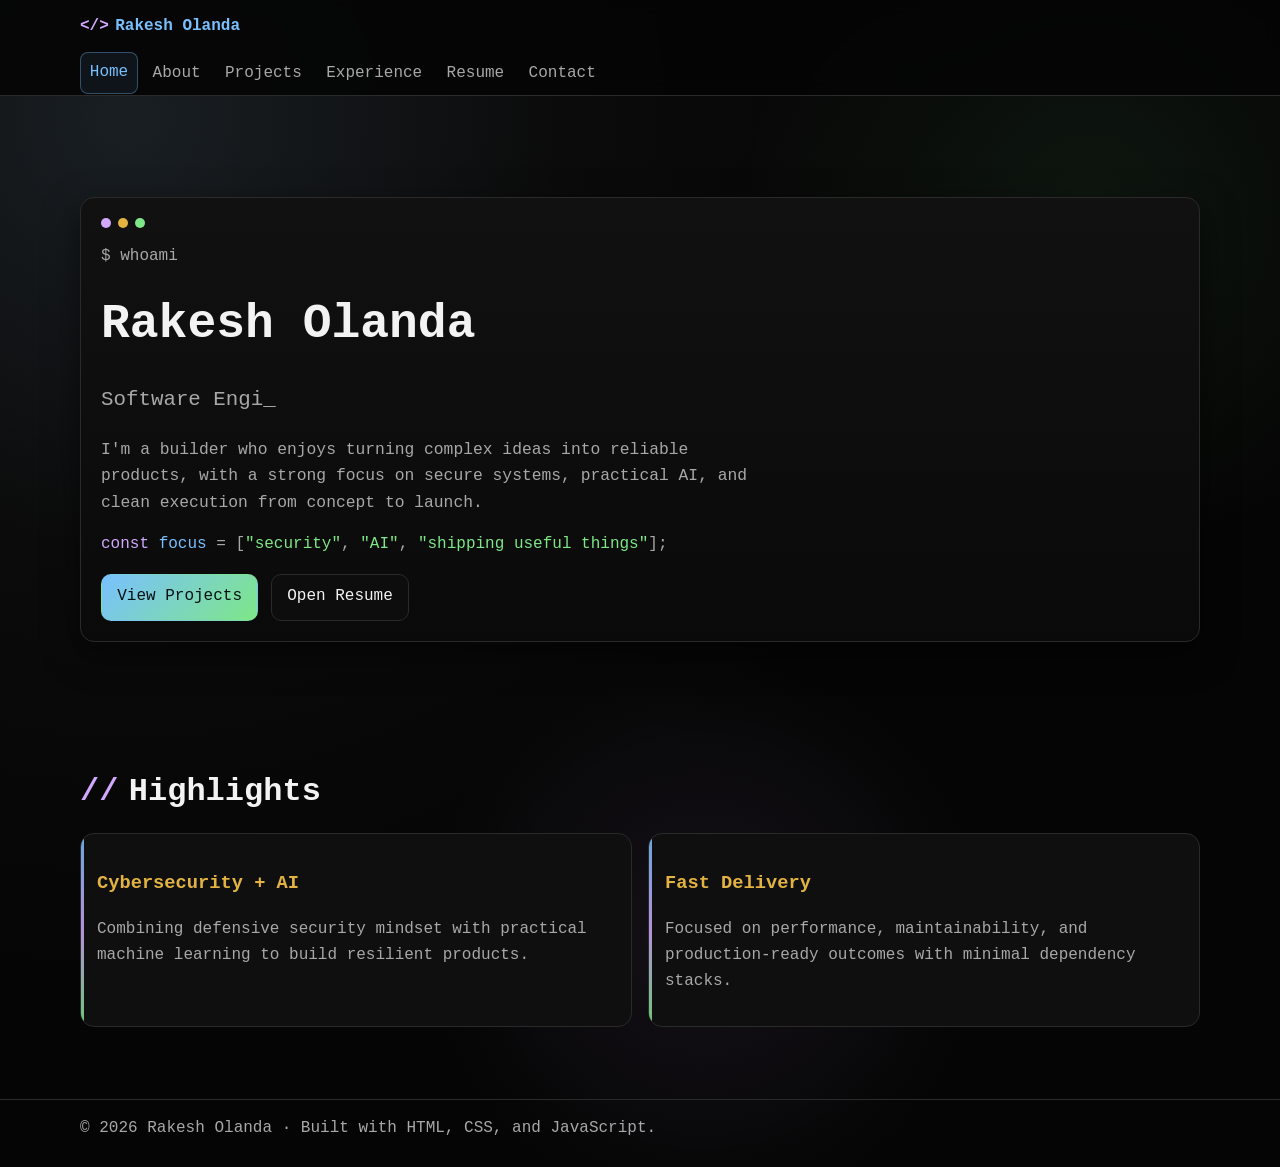
<file: index.html>
<!DOCTYPE html>
<html lang="en">
<head>
  <meta charset="UTF-8" />
  <meta name="viewport" content="width=device-width, initial-scale=1.0" />
  <title>Rakesh Olanda | Portfolio</title>
  <meta name="description" content="Portfolio of Rakesh Olanda, Software Engineer focused on Cybersecurity and AI." />
  <meta property="og:title" content="Rakesh Olanda | Portfolio" />
  <meta property="og:description" content="Software Engineer | Cybersecurity | AI" />
  <meta property="og:type" content="website" />
  <meta property="og:url" content="https://keshkesh10.github.io/portfolio/" />
  <meta property="og:image" content="https://keshkesh10.github.io/portfolio/assets/images/favicon.svg" />
  <link rel="icon" type="image/svg+xml" href="assets/images/favicon.svg" />
  <link rel="stylesheet" href="assets/css/styles.css" />
</head>
<body>
  <header id="site-header"></header>

  <main>
    <section class="hero container">
      <div class="terminal animate">
        <div class="dots"><span></span><span></span><span></span></div>
        <p class="muted">$ whoami</p>
        <h1>Rakesh Olanda</h1>
        <p class="hero-sub caret"><span data-typing>Software Engineer</span></p>
        <p class="hero-intro">I'm a builder who enjoys turning complex ideas into reliable products, with a strong focus on secure systems, practical AI, and clean execution from concept to launch.</p>
        <p class="syntax-line"><span class="syntax-keyword">const</span> <span class="syntax-type">focus</span> = [<span class="syntax-string">"security"</span>, <span class="syntax-string">"AI"</span>, <span class="syntax-string">"shipping useful things"</span>];</p>
        <div class="btn-row">
          <a class="btn primary" href="pages/projects.html">View Projects</a>
          <a class="btn" href="pages/resume.html">Open Resume</a>
        </div>
      </div>
    </section>

    <section class="container animate">
      <h2 class="section-title">Highlights</h2>
      <div class="grid two">
        <article class="card">
          <h3>Cybersecurity + AI</h3>
          <p class="muted">Combining defensive security mindset with practical machine learning to build resilient products.</p>
        </article>
        <article class="card">
          <h3>Fast Delivery</h3>
          <p class="muted">Focused on performance, maintainability, and production-ready outcomes with minimal dependency stacks.</p>
        </article>
      </div>
    </section>
  </main>

  <footer id="site-footer"></footer>
  <script src="assets/js/app.js" defer></script>
</body>
</html>
</file>
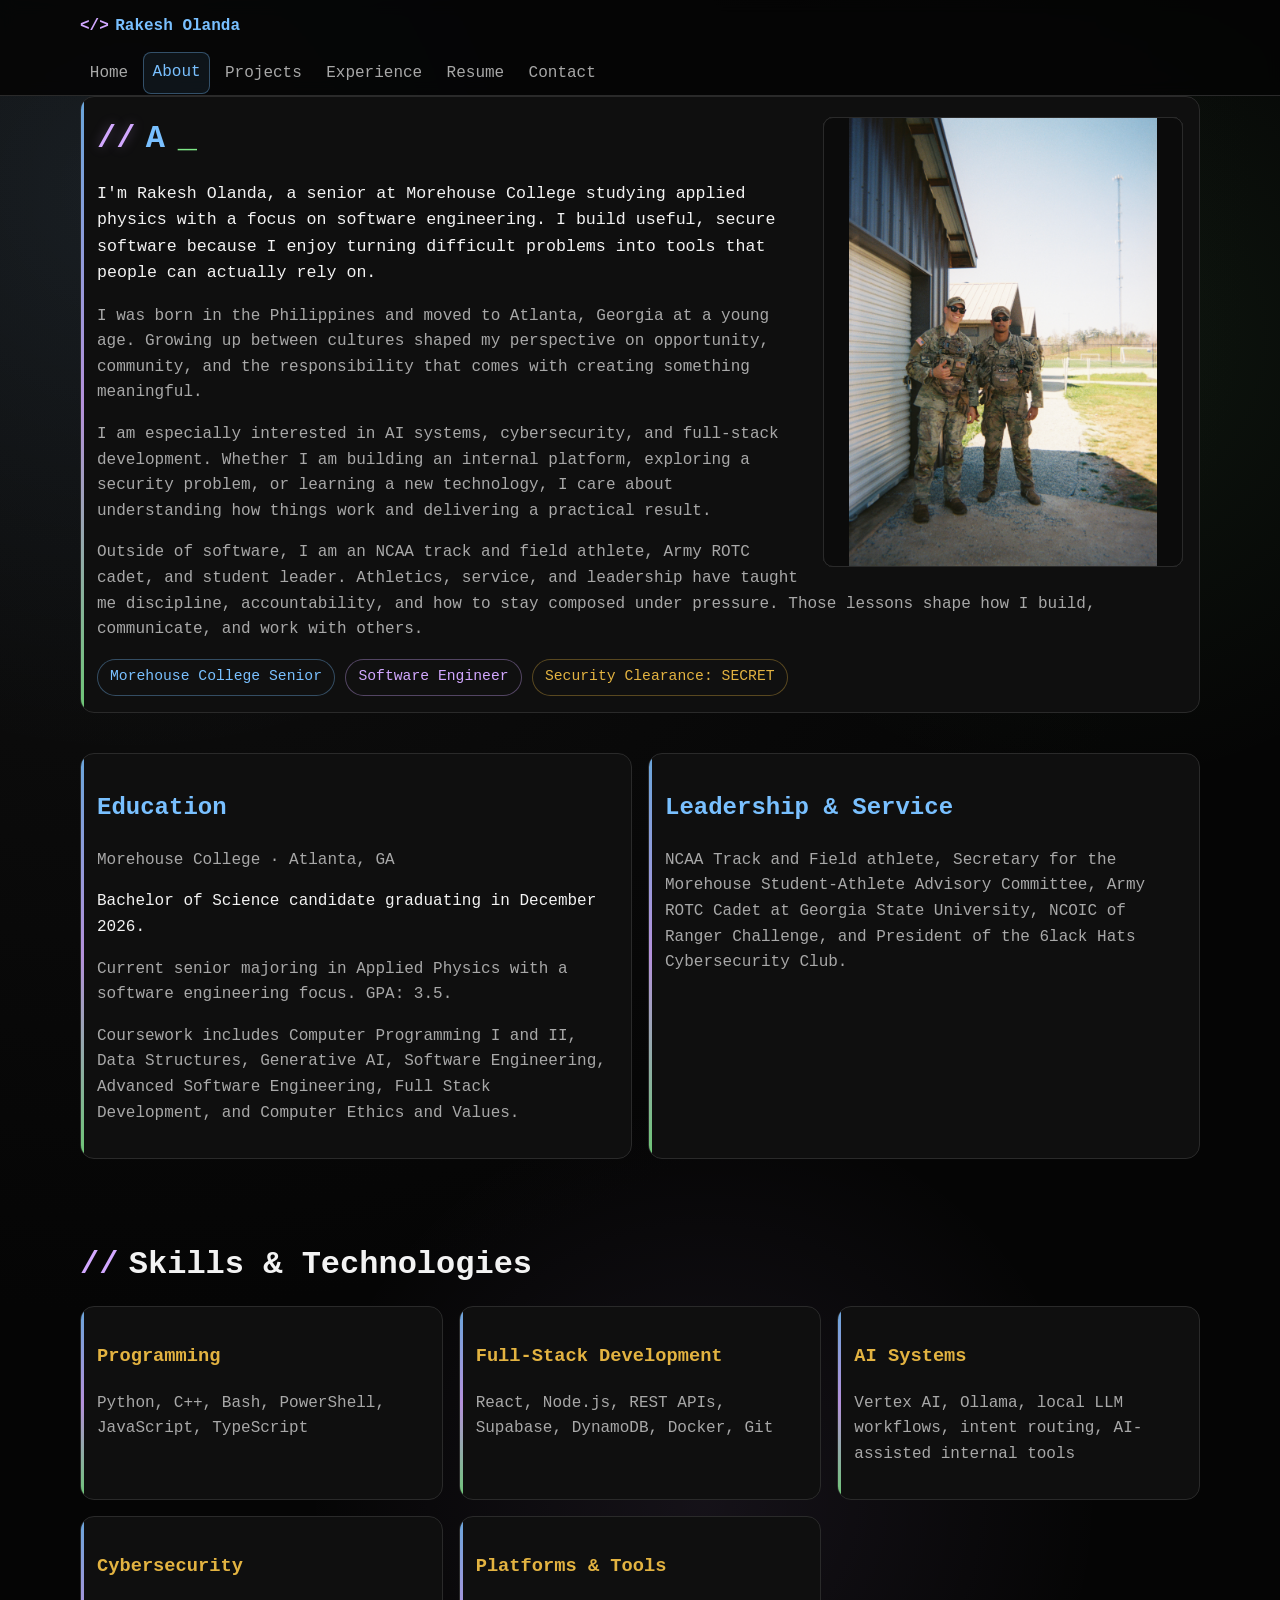
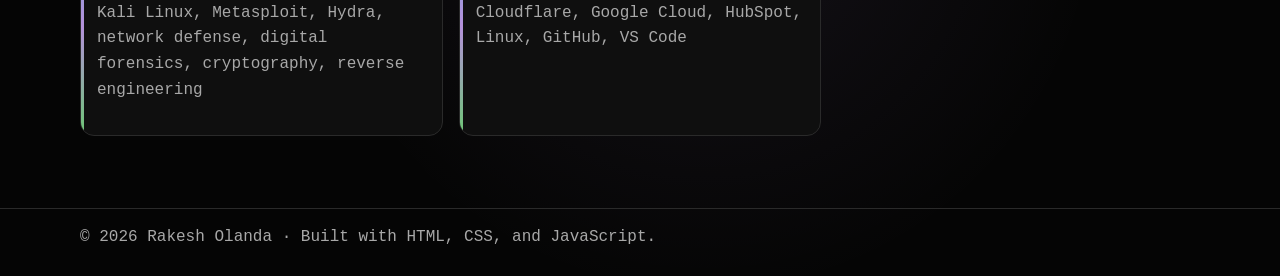
<file: pages/about.html>
<!DOCTYPE html>
<html lang="en">
<head>
  <meta charset="UTF-8" />
  <meta name="viewport" content="width=device-width, initial-scale=1.0" />
  <title>About Me | Rakesh Olanda</title>
  <meta name="description" content="Get to know Rakesh Olanda, a Morehouse College student, software engineer, athlete, and cybersecurity leader." />
  <meta property="og:title" content="About Me | Rakesh Olanda" />
  <meta property="og:description" content="Software Engineer | Cybersecurity | AI" />
  <meta property="og:type" content="website" />
  <meta property="og:url" content="https://keshkesh10.github.io/portfolio/pages/about.html" />
  <meta property="og:image" content="https://keshkesh10.github.io/portfolio/assets/images/favicon.svg" />
  <link rel="icon" type="image/svg+xml" href="../assets/images/favicon.svg" />
  <link rel="stylesheet" href="../assets/css/styles.css" />
</head>
<body>
  <header id="site-header"></header>
  <main class="container">
    <section class="card about-story animate">
      <aside class="photo-rotator photo-rotator-float" data-photo-rotator>
        <img class="profile-photo rotating-photo is-active" data-rotating-photo src="../assets/images/rakesh-morehouse.jpg" alt="Rakesh Olanda standing at Morehouse College" />
        <img class="profile-photo rotating-photo" data-rotating-photo src="../assets/images/rakesh-track.jpg" alt="Rakesh Olanda competing in track and field" />
        <img class="profile-photo rotating-photo" data-rotating-photo src="../assets/images/rakesh-service.jpg" alt="Rakesh Olanda in military uniform near a helicopter" />
        <img class="profile-photo rotating-photo" data-rotating-photo src="../assets/images/rakesh-team.jpg" alt="Rakesh Olanda standing with a fellow service member" />
      </aside>
      <article class="about-hero-copy">
        <h1 class="section-title">About Me</h1>
        <p>I'm Rakesh Olanda, a senior at Morehouse College studying applied physics with a focus on software engineering. I build useful, secure software because I enjoy turning difficult problems into tools that people can actually rely on.</p>
        <p class="muted">I was born in the Philippines and moved to Atlanta, Georgia at a young age. Growing up between cultures shaped my perspective on opportunity, community, and the responsibility that comes with creating something meaningful.</p>
        <p class="muted">I am especially interested in AI systems, cybersecurity, and full-stack development. Whether I am building an internal platform, exploring a security problem, or learning a new technology, I care about understanding how things work and delivering a practical result.</p>
        <p class="muted">Outside of software, I am an NCAA track and field athlete, Army ROTC cadet, and student leader. Athletics, service, and leadership have taught me discipline, accountability, and how to stay composed under pressure. Those lessons shape how I build, communicate, and work with others.</p>
        <div class="identity-bar">
          <span class="identity-chip">Morehouse College Senior</span>
          <span class="identity-chip">Software Engineer</span>
          <span class="identity-chip">Security Clearance: SECRET</span>
        </div>
      </article>
    </section>

    <section class="grid two animate">
      <article class="card">
        <h2>Education</h2>
        <p class="muted">Morehouse College · Atlanta, GA</p>
        <p>Bachelor of Science candidate graduating in December 2026.</p>
        <p class="muted">Current senior majoring in Applied Physics with a software engineering focus. GPA: 3.5.</p>
        <p class="muted">Coursework includes Computer Programming I and II, Data Structures, Generative AI, Software Engineering, Advanced Software Engineering, Full Stack Development, and Computer Ethics and Values.</p>
      </article>
      <article class="card">
        <h2>Leadership & Service</h2>
        <p class="muted">NCAA Track and Field athlete, Secretary for the Morehouse Student-Athlete Advisory Committee, Army ROTC Cadet at Georgia State University, NCOIC of Ranger Challenge, and President of the 6lack Hats Cybersecurity Club.</p>
      </article>
    </section>

    <section class="animate">
      <h2 class="section-title">Skills & Technologies</h2>
      <div class="grid cards">
        <article class="card"><h3>Programming</h3><p class="muted">Python, C++, Bash, PowerShell, JavaScript, TypeScript</p></article>
        <article class="card"><h3>Full-Stack Development</h3><p class="muted">React, Node.js, REST APIs, Supabase, DynamoDB, Docker, Git</p></article>
        <article class="card"><h3>AI Systems</h3><p class="muted">Vertex AI, Ollama, local LLM workflows, intent routing, AI-assisted internal tools</p></article>
        <article class="card"><h3>Cybersecurity</h3><p class="muted">Kali Linux, Metasploit, Hydra, network defense, digital forensics, cryptography, reverse engineering</p></article>
        <article class="card"><h3>Platforms & Tools</h3><p class="muted">Cloudflare, Google Cloud, HubSpot, Linux, GitHub, VS Code</p></article>
      </div>
    </section>
  </main>
  <footer id="site-footer"></footer>
  <script src="../assets/js/app.js" defer></script>
</body>
</html>
</file>
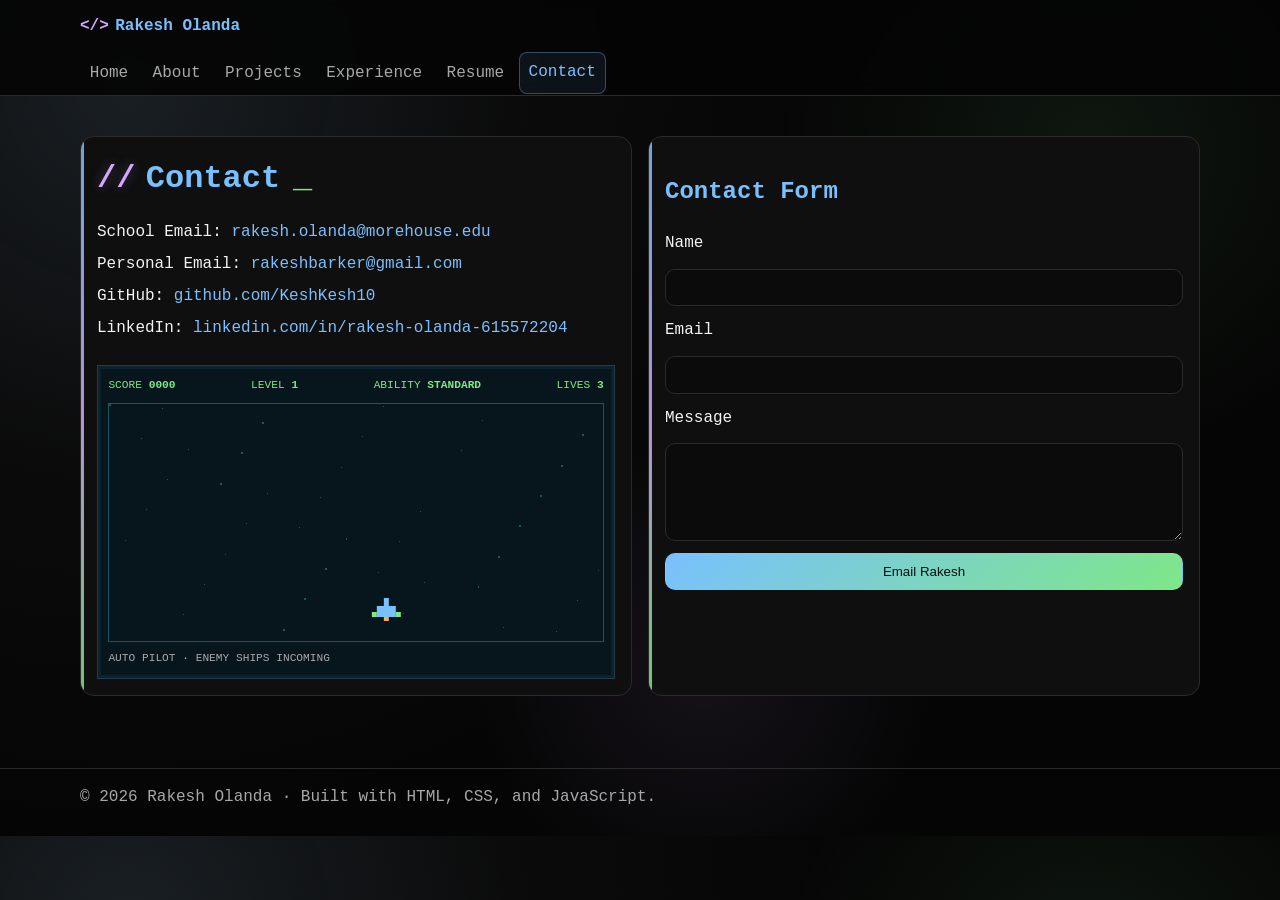
<file: pages/contact.html>
<!DOCTYPE html>
<html lang="en">
<head>
  <meta charset="UTF-8" />
  <meta name="viewport" content="width=device-width, initial-scale=1.0" />
  <title>Contact | Rakesh Olanda</title>
  <meta name="description" content="Contact Rakesh Olanda by email or social links." />
  <meta property="og:title" content="Contact | Rakesh Olanda" />
  <meta property="og:description" content="Email, GitHub, LinkedIn, and contact form." />
  <meta property="og:type" content="website" />
  <meta property="og:url" content="https://keshkesh10.github.io/portfolio/pages/contact.html" />
  <meta property="og:image" content="https://keshkesh10.github.io/portfolio/assets/images/favicon.svg" />
  <link rel="icon" type="image/svg+xml" href="../assets/images/favicon.svg" />
  <link rel="stylesheet" href="../assets/css/styles.css" />
</head>
<body>
  <header id="site-header"></header>
  <main class="container">
    <section class="grid two animate">
      <article class="card">
        <h1 class="section-title">Contact</h1>
        <ul class="contact-list">
          <li>School Email: <a href="mailto:rakesh.olanda@morehouse.edu">rakesh.olanda@morehouse.edu</a></li>
          <li>Personal Email: <a href="mailto:rakeshbarker@gmail.com">rakeshbarker@gmail.com</a></li>
          <li>GitHub: <a href="https://github.com/KeshKesh10" target="_blank" rel="noopener noreferrer">github.com/KeshKesh10</a></li>
          <li>LinkedIn: <a href="https://www.linkedin.com/in/rakesh-olanda-615572204" target="_blank" rel="noopener noreferrer">linkedin.com/in/rakesh-olanda-615572204</a></li>
        </ul>
        <div class="pixel-game" data-pixel-game>
          <div class="pixel-game-hud">
            <span>SCORE <strong data-game-score>0000</strong></span>
            <span>LEVEL <strong data-game-level>1</strong></span>
            <span>ABILITY <strong data-game-ability>STANDARD</strong></span>
            <span>LIVES <strong data-game-lives>3</strong></span>
          </div>
          <canvas class="pixel-game-canvas" data-game-canvas width="520" height="250" aria-label="Automatic pixel starship shooting game scene."></canvas>
          <div class="pixel-game-controls">
            <span class="muted">AUTO PILOT · ENEMY SHIPS INCOMING</span>
          </div>
        </div>
      </article>
      <article class="card">
        <h2>Contact Form</h2>
        <form class="form" data-contact-form>
          <label for="name">Name</label>
          <input class="input" id="name" name="name" type="text" required />
          <label for="email">Email</label>
          <input class="input" id="email" name="email" type="email" required />
          <label for="message">Message</label>
          <textarea class="input" id="message" name="message" rows="5" required></textarea>
          <button class="btn primary" type="submit">Email Rakesh</button>
          <p class="muted" data-contact-status aria-live="polite"></p>
        </form>
      </article>
    </section>
  </main>
  <footer id="site-footer"></footer>
  <script src="../assets/js/app.js" defer></script>
</body>
</html>
</file>
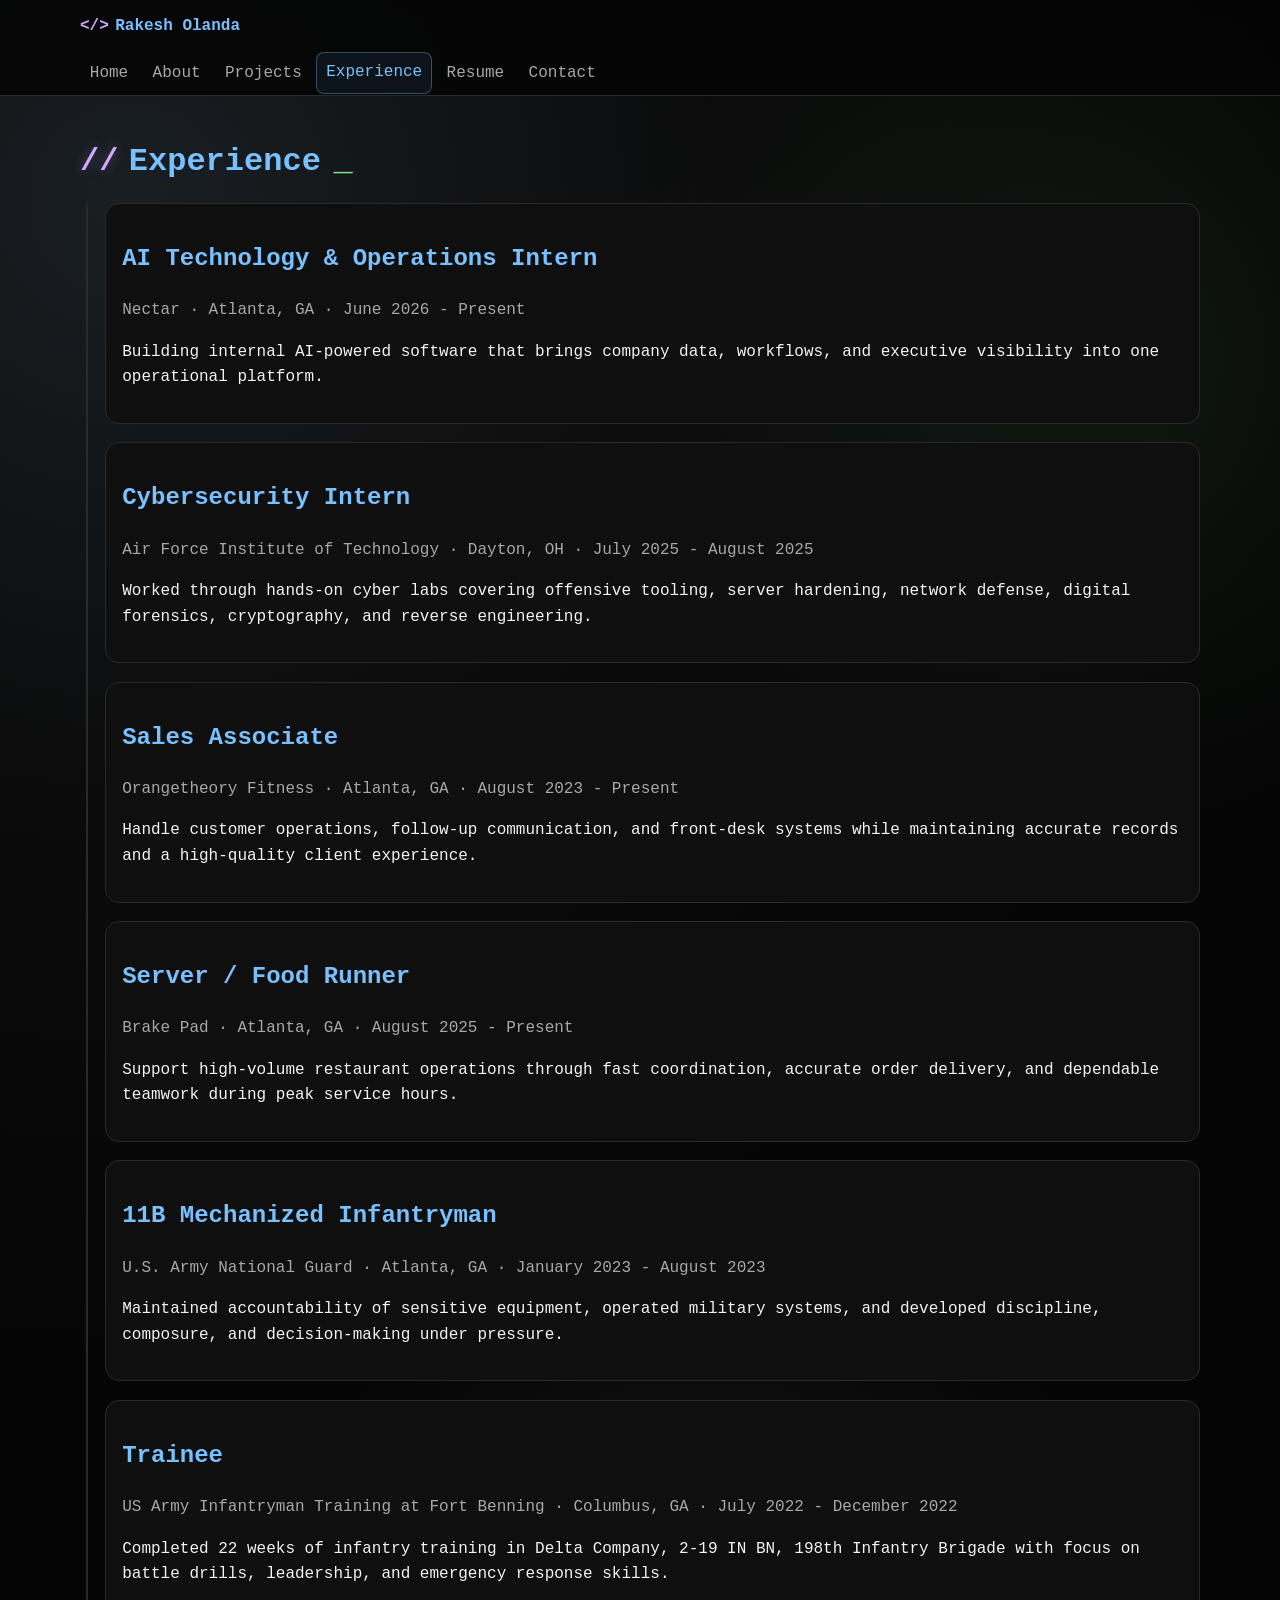
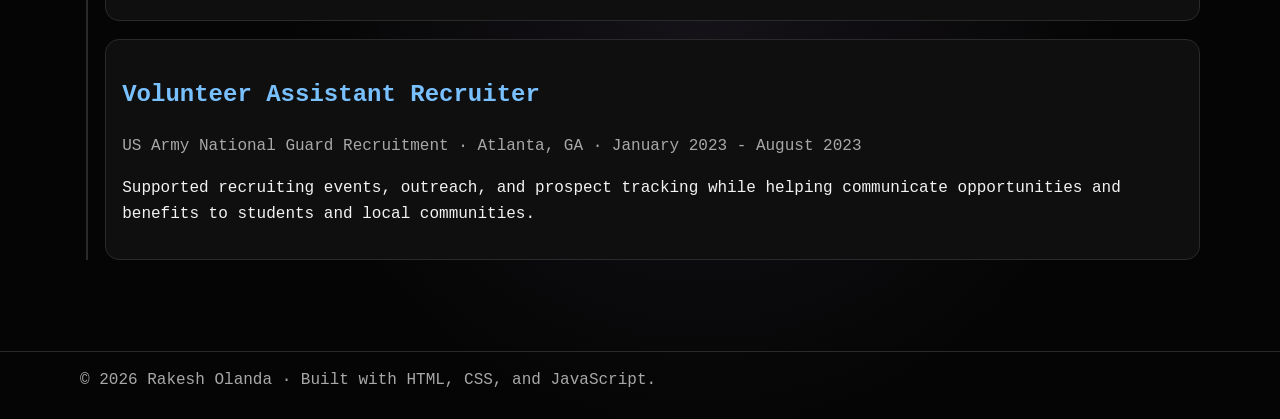
<file: pages/experience.html>
<!DOCTYPE html>
<html lang="en">
<head>
  <meta charset="UTF-8" />
  <meta name="viewport" content="width=device-width, initial-scale=1.0" />
  <title>Experience | Rakesh Olanda</title>
  <meta name="description" content="Experience timeline for Rakesh Olanda." />
  <meta property="og:title" content="Experience | Rakesh Olanda" />
  <meta property="og:description" content="Internships and work experience timeline." />
  <meta property="og:type" content="website" />
  <meta property="og:url" content="https://keshkesh10.github.io/portfolio/pages/experience.html" />
  <meta property="og:image" content="https://keshkesh10.github.io/portfolio/assets/images/favicon.svg" />
  <link rel="icon" type="image/svg+xml" href="../assets/images/favicon.svg" />
  <link rel="stylesheet" href="../assets/css/styles.css" />
</head>
<body>
  <header id="site-header"></header>
  <main class="container">
    <section class="animate">
      <h1 class="section-title">Experience</h1>
      <div class="timeline">
        <article class="timeline-item card">
          <h2>AI Technology & Operations Intern</h2>
          <p class="muted">Nectar · Atlanta, GA · June 2026 - Present</p>
          <p>Building internal AI-powered software that brings company data, workflows, and executive visibility into one operational platform.</p>
        </article>
        <article class="timeline-item card">
          <h2>Cybersecurity Intern</h2>
          <p class="muted">Air Force Institute of Technology · Dayton, OH · July 2025 - August 2025</p>
          <p>Worked through hands-on cyber labs covering offensive tooling, server hardening, network defense, digital forensics, cryptography, and reverse engineering.</p>
        </article>
        <article class="timeline-item card">
          <h2>Sales Associate</h2>
          <p class="muted">Orangetheory Fitness · Atlanta, GA · August 2023 - Present</p>
          <p>Handle customer operations, follow-up communication, and front-desk systems while maintaining accurate records and a high-quality client experience.</p>
        </article>
        <article class="timeline-item card">
          <h2>Server / Food Runner</h2>
          <p class="muted">Brake Pad · Atlanta, GA · August 2025 - Present</p>
          <p>Support high-volume restaurant operations through fast coordination, accurate order delivery, and dependable teamwork during peak service hours.</p>
        </article>
        <article class="timeline-item card">
          <h2>11B Mechanized Infantryman</h2>
          <p class="muted">U.S. Army National Guard · Atlanta, GA · January 2023 - August 2023</p>
          <p>Maintained accountability of sensitive equipment, operated military systems, and developed discipline, composure, and decision-making under pressure.</p>
        </article>
        <article class="timeline-item card">
          <h2>Trainee</h2>
          <p class="muted">US Army Infantryman Training at Fort Benning · Columbus, GA · July 2022 - December 2022</p>
          <p>Completed 22 weeks of infantry training in Delta Company, 2-19 IN BN, 198th Infantry Brigade with focus on battle drills, leadership, and emergency response skills.</p>
        </article>
        <article class="timeline-item card">
          <h2>Volunteer Assistant Recruiter</h2>
          <p class="muted">US Army National Guard Recruitment · Atlanta, GA · January 2023 - August 2023</p>
          <p>Supported recruiting events, outreach, and prospect tracking while helping communicate opportunities and benefits to students and local communities.</p>
        </article>
      </div>
    </section>
  </main>
  <footer id="site-footer"></footer>
  <script src="../assets/js/app.js" defer></script>
</body>
</html>
</file>
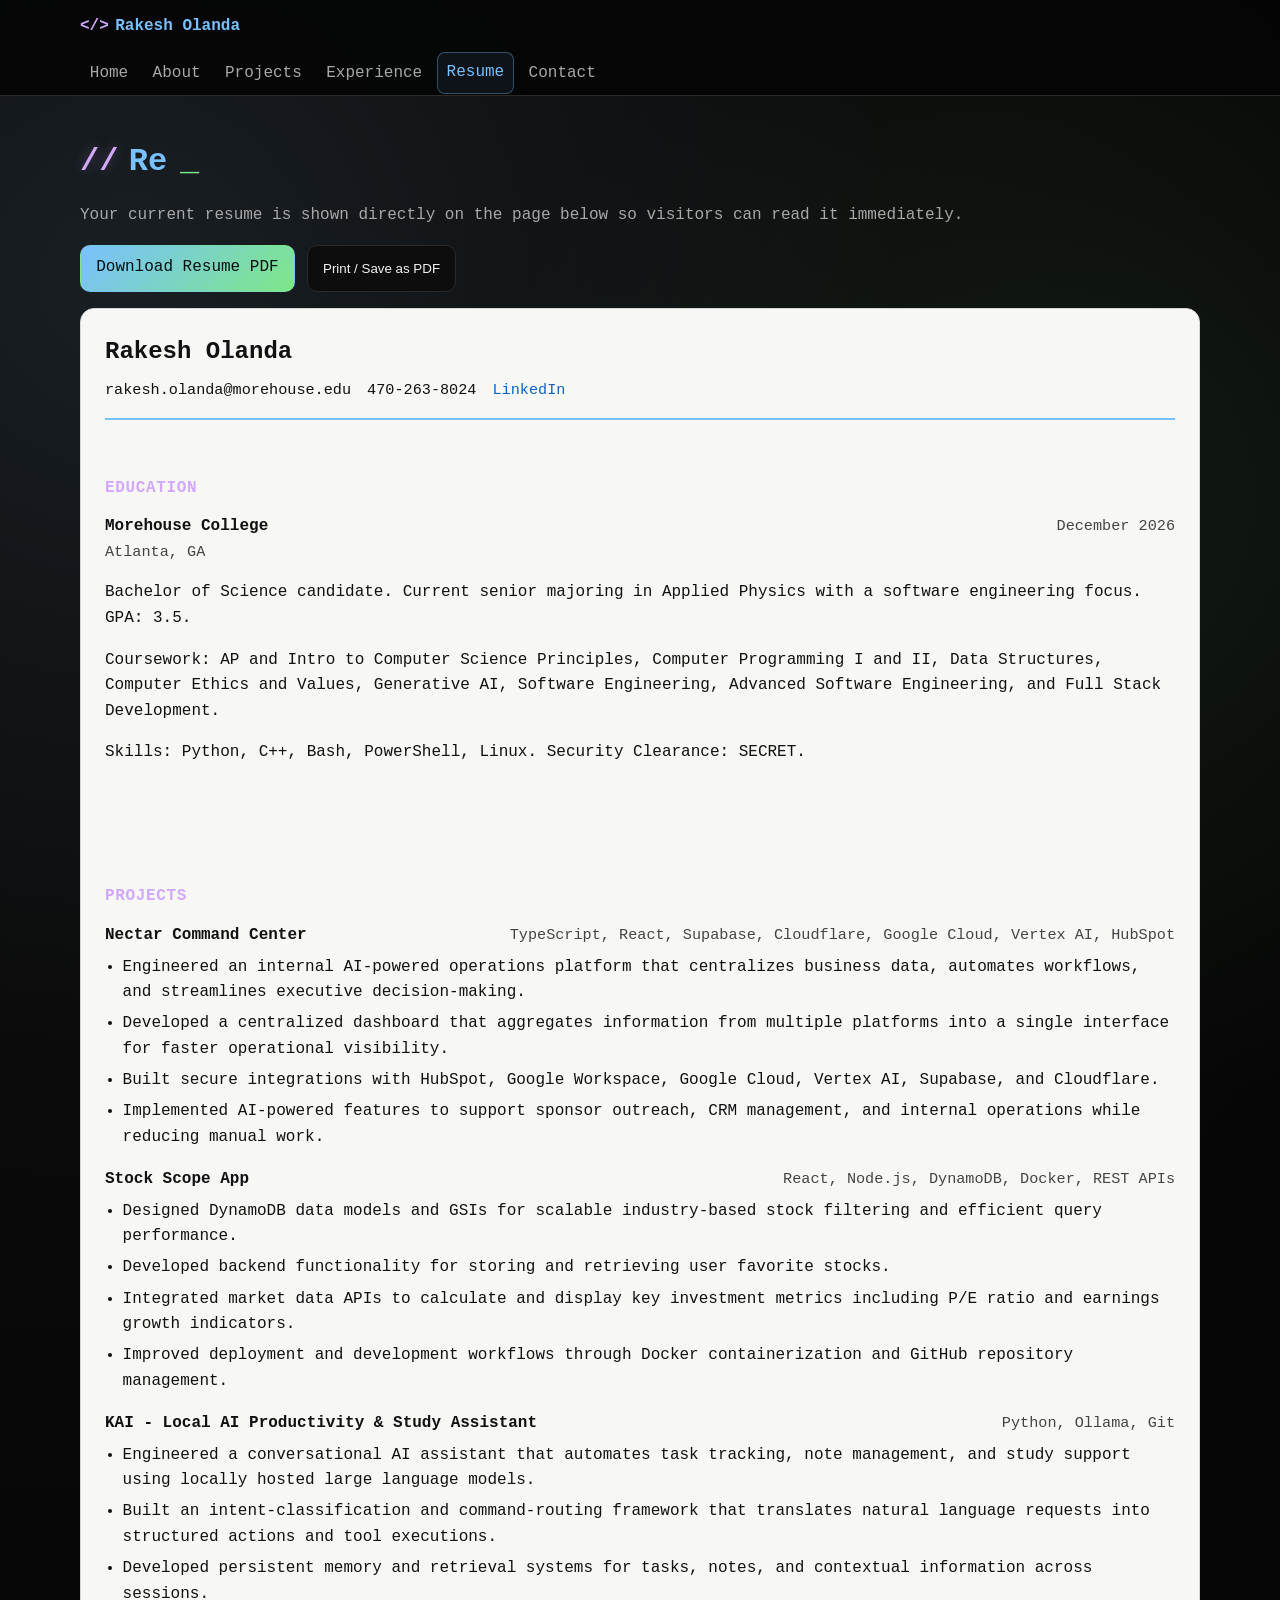
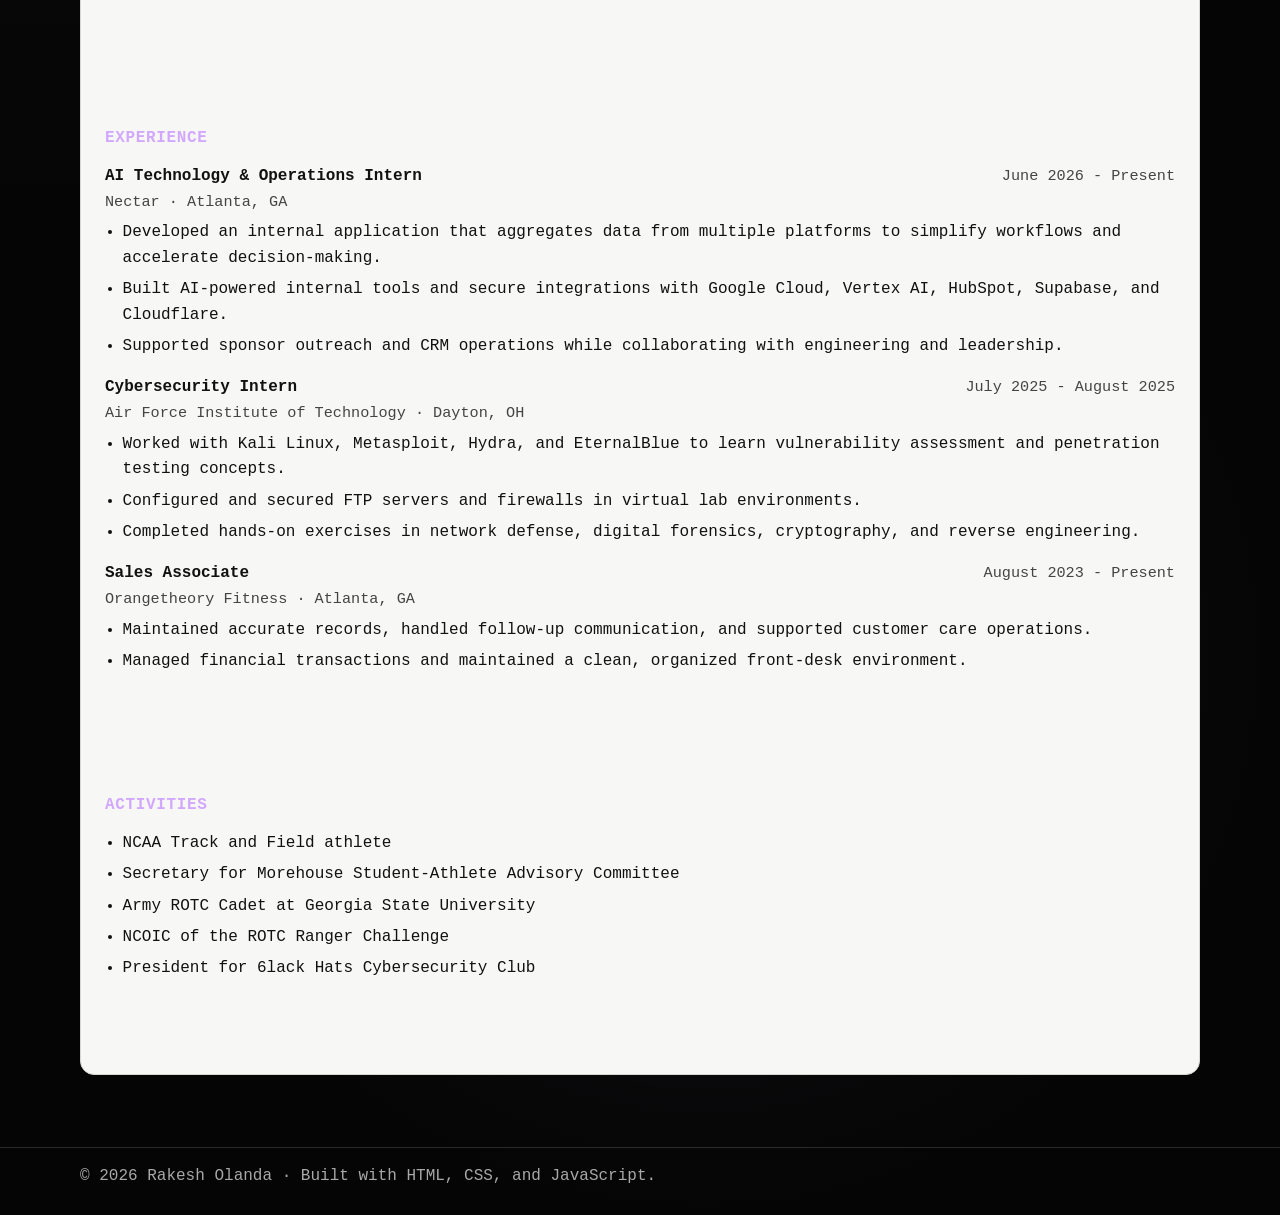
<file: pages/resume.html>
<!DOCTYPE html>
<html lang="en">
<head>
  <meta charset="UTF-8" />
  <meta name="viewport" content="width=device-width, initial-scale=1.0" />
  <title>Resume | Rakesh Olanda</title>
  <meta name="description" content="Resume page for Rakesh Olanda." />
  <meta property="og:title" content="Resume | Rakesh Olanda" />
  <meta property="og:description" content="View and download resume." />
  <meta property="og:type" content="website" />
  <meta property="og:url" content="https://keshkesh10.github.io/portfolio/pages/resume.html" />
  <meta property="og:image" content="https://keshkesh10.github.io/portfolio/assets/images/favicon.svg" />
  <link rel="icon" type="image/svg+xml" href="../assets/images/favicon.svg" />
  <link rel="stylesheet" href="../assets/css/styles.css" />
</head>
<body>
  <header id="site-header"></header>
  <main class="container">
    <section class="animate">
      <h1 class="section-title">Resume</h1>
      <p class="muted">Your current resume is shown directly on the page below so visitors can read it immediately.</p>
      <div class="resume-actions">
        <a class="btn primary" href="../assets/images/rakesh-olanda-resume.pdf" target="_blank" rel="noopener noreferrer">Download Resume PDF</a>
        <button class="btn" type="button" onclick="window.print()">Print / Save as PDF</button>
      </div>
      <article class="resume-sheet">
        <header class="resume-header">
          <h2>Rakesh Olanda</h2>
          <div class="resume-links">
            <span>rakesh.olanda@morehouse.edu</span>
            <span>470-263-8024</span>
            <a href="https://www.linkedin.com/in/rakesh-olanda-615572204" target="_blank" rel="noopener noreferrer">LinkedIn</a>
          </div>
        </header>

        <section class="resume-block">
          <h3>Education</h3>
          <div class="resume-item">
            <div class="resume-item-head">
              <div>
                <strong>Morehouse College</strong>
                <div class="resume-item-meta">Atlanta, GA</div>
              </div>
              <div class="resume-item-meta">December 2026</div>
            </div>
            <p>Bachelor of Science candidate. Current senior majoring in Applied Physics with a software engineering focus. GPA: 3.5.</p>
            <p>Coursework: AP and Intro to Computer Science Principles, Computer Programming I and II, Data Structures, Computer Ethics and Values, Generative AI, Software Engineering, Advanced Software Engineering, and Full Stack Development.</p>
            <p>Skills: Python, C++, Bash, PowerShell, Linux. Security Clearance: SECRET.</p>
          </div>
        </section>

        <section class="resume-block">
          <h3>Projects</h3>
          <div class="resume-item">
            <div class="resume-item-head">
              <strong>Nectar Command Center</strong>
              <div class="resume-item-meta">TypeScript, React, Supabase, Cloudflare, Google Cloud, Vertex AI, HubSpot</div>
            </div>
            <ul>
              <li>Engineered an internal AI-powered operations platform that centralizes business data, automates workflows, and streamlines executive decision-making.</li>
              <li>Developed a centralized dashboard that aggregates information from multiple platforms into a single interface for faster operational visibility.</li>
              <li>Built secure integrations with HubSpot, Google Workspace, Google Cloud, Vertex AI, Supabase, and Cloudflare.</li>
              <li>Implemented AI-powered features to support sponsor outreach, CRM management, and internal operations while reducing manual work.</li>
            </ul>
          </div>
          <div class="resume-item">
            <div class="resume-item-head">
              <strong>Stock Scope App</strong>
              <div class="resume-item-meta">React, Node.js, DynamoDB, Docker, REST APIs</div>
            </div>
            <ul>
              <li>Designed DynamoDB data models and GSIs for scalable industry-based stock filtering and efficient query performance.</li>
              <li>Developed backend functionality for storing and retrieving user favorite stocks.</li>
              <li>Integrated market data APIs to calculate and display key investment metrics including P/E ratio and earnings growth indicators.</li>
              <li>Improved deployment and development workflows through Docker containerization and GitHub repository management.</li>
            </ul>
          </div>
          <div class="resume-item">
            <div class="resume-item-head">
              <strong>KAI - Local AI Productivity & Study Assistant</strong>
              <div class="resume-item-meta">Python, Ollama, Git</div>
            </div>
            <ul>
              <li>Engineered a conversational AI assistant that automates task tracking, note management, and study support using locally hosted large language models.</li>
              <li>Built an intent-classification and command-routing framework that translates natural language requests into structured actions and tool executions.</li>
              <li>Developed persistent memory and retrieval systems for tasks, notes, and contextual information across sessions.</li>
            </ul>
          </div>
        </section>

        <section class="resume-block">
          <h3>Experience</h3>
          <div class="resume-item">
            <div class="resume-item-head">
              <div>
                <strong>AI Technology & Operations Intern</strong>
                <div class="resume-item-meta">Nectar · Atlanta, GA</div>
              </div>
              <div class="resume-item-meta">June 2026 - Present</div>
            </div>
            <ul>
              <li>Developed an internal application that aggregates data from multiple platforms to simplify workflows and accelerate decision-making.</li>
              <li>Built AI-powered internal tools and secure integrations with Google Cloud, Vertex AI, HubSpot, Supabase, and Cloudflare.</li>
              <li>Supported sponsor outreach and CRM operations while collaborating with engineering and leadership.</li>
            </ul>
          </div>
          <div class="resume-item">
            <div class="resume-item-head">
              <div>
                <strong>Cybersecurity Intern</strong>
                <div class="resume-item-meta">Air Force Institute of Technology · Dayton, OH</div>
              </div>
              <div class="resume-item-meta">July 2025 - August 2025</div>
            </div>
            <ul>
              <li>Worked with Kali Linux, Metasploit, Hydra, and EternalBlue to learn vulnerability assessment and penetration testing concepts.</li>
              <li>Configured and secured FTP servers and firewalls in virtual lab environments.</li>
              <li>Completed hands-on exercises in network defense, digital forensics, cryptography, and reverse engineering.</li>
            </ul>
          </div>
          <div class="resume-item">
            <div class="resume-item-head">
              <div>
                <strong>Sales Associate</strong>
                <div class="resume-item-meta">Orangetheory Fitness · Atlanta, GA</div>
              </div>
              <div class="resume-item-meta">August 2023 - Present</div>
            </div>
            <ul>
              <li>Maintained accurate records, handled follow-up communication, and supported customer care operations.</li>
              <li>Managed financial transactions and maintained a clean, organized front-desk environment.</li>
            </ul>
          </div>
        </section>

        <section class="resume-block">
          <h3>Activities</h3>
          <ul>
            <li>NCAA Track and Field athlete</li>
            <li>Secretary for Morehouse Student-Athlete Advisory Committee</li>
            <li>Army ROTC Cadet at Georgia State University</li>
            <li>NCOIC of the ROTC Ranger Challenge</li>
            <li>President for 6lack Hats Cybersecurity Club</li>
          </ul>
        </section>
      </article>
    </section>
  </main>
  <footer id="site-footer"></footer>
  <script src="../assets/js/app.js" defer></script>
</body>
</html>
</file>
<file: assets/css/styles.css>
:root {
  --bg: #050505;
  --panel: #0f0f0f;
  --text: #f3f3f3;
  --muted: #a8a8a8;
  --line: #2a2a2a;
  --accent: #ffffff;
  --syntax-green: #7ee787;
  --syntax-blue: #79c0ff;
  --syntax-orange: #ffa657;
  --syntax-pink: #d2a8ff;
  --syntax-gold: #e3b341;
  --radius: 14px;
  --max: 1120px;
}

* { box-sizing: border-box; }
html { scroll-behavior: smooth; }
body {
  margin: 0;
  font-family: "SFMono-Regular", Menlo, Monaco, Consolas, "Liberation Mono", "Courier New", monospace;
  background:
    radial-gradient(circle at 10% 10%, rgba(121, 192, 255, 0.08) 0, transparent 28%),
    radial-gradient(circle at 85% 18%, rgba(126, 231, 135, 0.08) 0, transparent 24%),
    radial-gradient(circle at 55% 80%, rgba(210, 168, 255, 0.08) 0, transparent 24%),
    radial-gradient(circle at 10% 10%, #111 0, #050505 55%);
  color: var(--text);
  line-height: 1.6;
}

a { color: var(--syntax-blue); text-decoration: none; transition: color .2s ease; }
a:hover { color: var(--syntax-gold); text-decoration: underline; }

.container { width: min(var(--max), 92%); margin: 0 auto; }
.site-header {
  position: sticky;
  top: 0;
  z-index: 100;
  backdrop-filter: blur(8px);
  background: rgba(5, 5, 5, 0.9);
  border-bottom: 1px solid var(--line);
}
.nav-wrap { display: flex; align-items: center; justify-content: space-between; padding: .85rem 0; }
.brand { display: inline-flex; gap: .4rem; align-items: center; font-weight: 700; }
.brand::before { content: "</>"; color: var(--syntax-pink); }
.nav-toggle { border: 1px solid var(--line); background: transparent; color: var(--text); border-radius: 10px; padding: .45rem .6rem; }
.nav-links { list-style: none; margin: 0; padding: 0; display: none; flex-direction: column; width: 100%; margin-top: .8rem; gap: .3rem; }
.nav-links.open { display: flex; }
.nav-link { display: inline-block; border: 1px solid transparent; border-radius: 8px; padding: .45rem .55rem; color: var(--muted); transition: transform .2s ease, border-color .2s ease, color .2s ease, background .2s ease; }
.nav-link:hover, .nav-link.active { color: var(--syntax-blue); border-color: rgba(121, 192, 255, 0.35); background: rgba(121, 192, 255, 0.08); text-decoration: none; transform: translateY(-1px); }
.hero { min-height: 70vh; display: grid; align-items: center; padding: 3.5rem 0 2.4rem; }
.terminal { background: linear-gradient(180deg, #111, #0a0a0a); border: 1px solid var(--line); border-radius: var(--radius); padding: 1.25rem; box-shadow: 0 12px 35px rgba(0,0,0,.5); }
.dots { display: flex; gap: .45rem; margin-bottom: 1rem; }
.dots span { width: .62rem; height: .62rem; border-radius: 50%; background: #2a2a2a; }
.dots span:nth-child(1) { background: var(--syntax-pink); }
.dots span:nth-child(2) { background: var(--syntax-gold); }
.dots span:nth-child(3) { background: var(--syntax-green); }
.hero h1 { font-size: clamp(1.8rem, 7vw, 3rem); margin: .2rem 0; }
.hero p { color: var(--muted); }
.hero-intro { font-size: 1.02rem; max-width: 42rem; }
.hero-sub { font-size: clamp(1rem, 3.5vw, 1.3rem); min-height: 1.8rem; }
.identity-bar { display: flex; flex-wrap: wrap; gap: .65rem; margin-top: 1rem; }
.identity-chip { display: inline-flex; align-items: center; border: 1px solid var(--line); border-radius: 999px; padding: .35rem .75rem; color: var(--text); background: #101010; font-size: .92rem; }
.identity-chip:nth-child(1) { border-color: rgba(121, 192, 255, 0.35); color: var(--syntax-blue); }
.identity-chip:nth-child(2) { border-color: rgba(210, 168, 255, 0.35); color: var(--syntax-pink); }
.identity-chip:nth-child(3) { border-color: rgba(227, 179, 65, 0.35); color: var(--syntax-gold); }
.caret::after { content: "_"; animation: blink .9s steps(1) infinite; }
@keyframes blink { 50% { opacity: 0; } }
.btn-row { display: flex; gap: .8rem; flex-wrap: wrap; margin-top: 1rem; }
.btn { border: 1px solid var(--line); border-radius: 10px; padding: .62rem .95rem; color: var(--text); background: #0d0d0d; transition: transform .2s ease, border-color .2s ease, box-shadow .2s ease, color .2s ease; }
.btn:hover { border-color: rgba(121, 192, 255, 0.5); box-shadow: 0 0 0 1px rgba(121, 192, 255, 0.15); transform: translateY(-1px); text-decoration: none; }
.btn.primary {
  background: linear-gradient(135deg, var(--syntax-blue), var(--syntax-green));
  color: #041014;
  border-color: transparent;
}

main section { padding: 2.5rem 0; }
.section-title {
  font-size: clamp(1.4rem, 3.8vw, 2rem);
  margin: 0 0 1rem;
  color: var(--text);
  display: flex;
  align-items: center;
  gap: .65rem;
}
.section-title::before {
  content: "//";
  color: var(--syntax-pink);
}

h1.section-title {
  color: var(--syntax-blue);
}

h1.section-title::before {
  color: var(--syntax-pink);
  text-shadow: 0 0 12px rgba(210, 168, 255, 0.35);
}

h1.section-title.is-typing::after {
  content: "_";
  color: var(--syntax-green);
  margin-left: .15rem;
  animation: blink .9s steps(1) infinite;
}
.muted { color: var(--muted); }

.syntax-line {
  color: var(--text);
}

.syntax-keyword { color: var(--syntax-pink); }
.syntax-type { color: var(--syntax-blue); }
.syntax-string { color: var(--syntax-green); }
.syntax-function { color: var(--syntax-gold); }
.syntax-comment { color: var(--syntax-orange); }

.project-links {
  display: flex;
  flex-wrap: wrap;
  gap: .6rem;
}

.project-links a {
  display: inline-flex;
  align-items: center;
  justify-content: center;
  padding: .4rem .9rem;
  border: 1px solid rgba(121, 192, 255, 0.45);
  border-radius: 999px;
  background: linear-gradient(180deg, rgba(121, 192, 255, 0.14), rgba(121, 192, 255, 0.04));
  color: var(--syntax-blue);
  text-decoration: none;
  letter-spacing: .01em;
  transition: transform .2s ease, border-color .2s ease, background .2s ease, color .2s ease;
}

.project-links a:nth-child(2) {
  border-color: rgba(126, 231, 135, 0.45);
  background: linear-gradient(180deg, rgba(126, 231, 135, 0.14), rgba(126, 231, 135, 0.04));
  color: var(--syntax-green);
}

.project-links a:hover {
  transform: translateY(-1px);
  text-decoration: none;
}

.project-links a:active {
  transform: translateY(0);
}

.grid {
  display: grid;
  gap: 1rem;
}
.grid.two { grid-template-columns: 1fr; }
.grid.cards { grid-template-columns: 1fr; }


.about-story {
  display: flow-root;
}

.about-hero-copy p:first-of-type {
  font-size: 1.04rem;
}

.about-hero-copy {
  min-width: 0;
}

.card {
  background: var(--panel);
  border: 1px solid var(--line);
  border-radius: var(--radius);
  padding: 1rem;
  position: relative;
  overflow: hidden;
}
.card::before {
  content: "";
  position: absolute;
  inset: 0 auto 0 0;
  width: 3px;
  background: linear-gradient(180deg, var(--syntax-blue), var(--syntax-pink), var(--syntax-green));
  opacity: .85;
}
.card h2 { color: var(--syntax-blue); }
.card h3 { color: var(--syntax-gold); }
.card img {
  width: 100%;
  aspect-ratio: 16/9;
  object-fit: cover;
  border-radius: 10px;
  border: 1px solid var(--line);
  background: #121212;
}
.card img.img-logo {
  object-fit: contain;
  padding: 2rem;
  background: #f5f7f5;
}

.profile-grid {
  display: grid;
  gap: 1rem;
  grid-template-columns: 1fr;
}

.profile-photo {
  width: 100%;
  aspect-ratio: 4/5;
  object-fit: cover;
  border-radius: 14px;
  border: 1px solid var(--line);
  background: #111;
}

.photo-rotator {
  position: relative;
  width: 100%;
  height: clamp(320px, 82vw, 450px);
  min-height: 320px;
  overflow: hidden;
  contain: layout paint;
}

.photo-rotator-float {
  margin: 0 0 1rem;
}

.photo-rotator .profile-photo {
  position: absolute;
  inset: 0;
  aspect-ratio: auto;
  object-fit: contain;
  display: block;
  width: 100%;
  height: 100%;
  min-width: 0;
  min-height: 0;
  max-height: none;
  background: #0b0b0b;
}

.rotating-photo {
  display: none;
}

.rotating-photo.is-active {
  display: block;
}

.photo-caption {
  margin-top: .65rem;
  color: var(--muted);
  min-height: 3.2rem;
}

.hidden {
  display: none !important;
}
.tag-list { display: flex; gap: .45rem; flex-wrap: wrap; margin: .7rem 0; }
.tag {
  border: 1px solid var(--line);
  border-radius: 999px;
  padding: .1rem .55rem;
  color: var(--muted);
  font-size: .85rem;
}
.tag:nth-child(4n+1) { color: var(--syntax-blue); border-color: rgba(121, 192, 255, 0.35); }
.tag:nth-child(4n+2) { color: var(--syntax-green); border-color: rgba(126, 231, 135, 0.35); }
.tag:nth-child(4n+3) { color: var(--syntax-gold); border-color: rgba(227, 179, 65, 0.35); }
.tag:nth-child(4n+4) { color: var(--syntax-pink); border-color: rgba(210, 168, 255, 0.35); }

.filters {
  display: flex;
  flex-wrap: wrap;
  gap: .5rem;
  margin-bottom: 1rem;
}
.filter-btn {
  border: 1px solid var(--line);
  background: transparent;
  color: var(--muted);
  border-radius: 8px;
  padding: .35rem .7rem;
}
.filter-btn.active,
.filter-btn:hover {
  color: var(--syntax-blue);
  border-color: rgba(121, 192, 255, 0.35);
}
.filter-btn.active {
  color: var(--syntax-green);
  border-color: rgba(126, 231, 135, 0.35);
  background: rgba(126, 231, 135, 0.08);
}

.timeline {
  border-left: 2px solid var(--line);
  margin-left: .35rem;
  padding-left: 1.1rem;
}
.timeline-item {
  position: relative;
  margin-bottom: 1.15rem;
}
.timeline-item::before {
  content: "";
  position: absolute;
  left: -1.46rem;
  top: .36rem;
  width: .7rem;
  height: .7rem;
  border-radius: 50%;
  background: var(--syntax-gold);
}

.embed-wrap {
  border: 1px solid var(--line);
  border-radius: var(--radius);
  overflow: hidden;
  min-height: 62vh;
}
.embed-wrap iframe {
  width: 100%;
  min-height: 62vh;
  border: none;
  background: #fff;
}

.resume-actions {
  display: flex;
  flex-wrap: wrap;
  gap: .75rem;
  margin-bottom: 1rem;
}

.resume-sheet {
  background: #f7f7f5;
  color: #111;
  border-radius: var(--radius);
  padding: 1.5rem;
  border: 1px solid #d7d7d2;
}

.resume-sheet h2,
.resume-sheet h3,
.resume-sheet p,
.resume-sheet li {
  color: #111;
}

.resume-header {
  border-bottom: 2px solid var(--syntax-blue);
  margin-bottom: 1rem;
  padding-bottom: 1rem;
}

.resume-header h2 {
  margin: 0 0 .4rem;
}

.resume-links {
  display: flex;
  flex-wrap: wrap;
  gap: 1rem;
  font-size: .95rem;
}
.resume-links a { color: #0b63ce; }

.resume-block {
  margin-bottom: 1.4rem;
}

.resume-block h3 {
  margin: 0 0 .8rem;
  font-size: 1rem;
  letter-spacing: .04em;
  text-transform: uppercase;
  color: var(--syntax-pink);
}

.resume-item {
  margin-bottom: 1rem;
}

.resume-item-head {
  display: flex;
  justify-content: space-between;
  gap: 1rem;
  flex-wrap: wrap;
  margin-bottom: .35rem;
}

.resume-item-head strong {
  display: block;
}

.resume-item-meta {
  color: #444;
  font-size: .95rem;
}

.resume-sheet ul {
  margin: .4rem 0 0 1.1rem;
  padding: 0;
}

.resume-sheet li {
  margin-bottom: .35rem;
}

.contact-list { padding: 0; list-style: none; margin: 0; }
.contact-list li { margin-bottom: .4rem; }

.pixel-game {
  margin-top: 1.5rem;
  padding: .65rem;
  border: 1px solid #243c48;
  background: #07151d;
  box-shadow: inset 0 0 0 3px #0c222c;
}
.pixel-game-hud,
.pixel-game-controls {
  display: flex;
  align-items: center;
  justify-content: space-between;
  flex-wrap: wrap;
  gap: .75rem;
  color: var(--syntax-green);
  font-size: .7rem;
}
.pixel-game-canvas {
  display: block;
  width: 100%;
  height: auto;
  margin: .5rem 0;
  border: 1px solid #1c5361;
  background: #07151d;
  image-rendering: pixelated;
  touch-action: none;
}

.runner-track {
  position: relative;
  height: 5.5rem;
  margin: 1.7rem -.25rem -.25rem;
  overflow: hidden;
}
.runner {
  position: absolute;
  left: 0;
  bottom: 1rem;
  width: 2.25rem;
  height: 3rem;
  animation: runner-cross-screen 4.8s linear infinite alternate;
}
.runner-sprite {
  position: relative;
  width: 2.25rem;
  height: 3rem;
  image-rendering: pixelated;
  animation: runner-hop 4.8s linear infinite alternate;
}
.runner-boxes {
  position: absolute;
  inset: 0;
}
.runner-box {
  position: absolute;
  bottom: 3.25rem;
  width: 1.15rem;
  height: 1.15rem;
  border: .12rem solid var(--syntax-gold);
  background: #9a5b25;
  color: #fff1a8;
  box-shadow: inset .12rem .12rem 0 #d48a38, inset -.12rem -.12rem 0 #5c3218;
  font-family: inherit;
  font-size: .85rem;
  font-weight: 700;
  line-height: .92rem;
  text-align: center;
}
.runner-box-one {
  left: 29%;
  animation: runner-box-hit-one 4.8s linear infinite alternate;
}
.runner-box-two {
  left: 52%;
  animation: runner-box-hit-two 4.8s linear infinite alternate;
}
.runner-box-three {
  left: 75%;
  animation: runner-box-hit-three 4.8s linear infinite alternate;
}
.runner-item {
  position: absolute;
  right: .12rem;
  bottom: .45rem;
  left: .12rem;
  color: var(--syntax-green);
  font-size: 1.2rem;
  line-height: 1rem;
  opacity: 0;
  animation-duration: 4.8s;
  animation-timing-function: linear;
  animation-iteration-count: infinite;
  animation-direction: alternate;
}
.runner-box-one .runner-item { animation-name: runner-item-pop-one; }
.runner-box-two .runner-item { animation-name: runner-item-pop-two; }
.runner-box-three .runner-item { animation-name: runner-item-pop-three; }
.runner-sprite span { position: absolute; display: block; }
.runner-hat {
  top: .1rem;
  left: .35rem;
  width: 1.35rem;
  height: .42rem;
  background: var(--syntax-red, #ff6b6b);
  box-shadow: -.2rem .35rem 0 var(--syntax-red, #ff6b6b), .45rem .35rem 0 var(--syntax-red, #ff6b6b);
}
.runner-head {
  top: .52rem;
  left: .55rem;
  width: 1rem;
  height: .85rem;
  background: #f2b38e;
  box-shadow: .65rem .28rem 0 #6b342d, -.18rem .28rem 0 #6b342d;
}
.runner-body {
  top: 1.38rem;
  left: .42rem;
  width: 1.35rem;
  height: .85rem;
  background: var(--syntax-blue);
  box-shadow: .2rem .7rem 0 var(--syntax-gold);
}
.runner-arm {
  top: 1.48rem;
  left: .08rem;
  width: .42rem;
  height: .95rem;
  background: #f2b38e;
  transform: rotate(35deg);
  transform-origin: top center;
  animation: runner-arm-swing .55s steps(2, jump-none) infinite alternate;
}
.runner-leg {
  top: 2.08rem;
  width: .48rem;
  height: .9rem;
  background: var(--syntax-gold);
  transform-origin: top center;
  animation: runner-leg-swing .55s steps(2, jump-none) infinite alternate;
}
.runner-leg-front { left: .55rem; }
.runner-leg-back { left: 1.2rem; animation-delay: -.275s; }
.runner-ground {
  position: absolute;
  right: 0;
  bottom: .85rem;
  left: 0;
  height: .2rem;
  background: repeating-linear-gradient(90deg, var(--syntax-green) 0 .45rem, transparent .45rem .8rem);
  opacity: .7;
}
@keyframes runner-cross-screen {
  from { left: 0; }
  to { left: calc(100% - 2.25rem); }
}
@keyframes runner-hop {
  0%, 20%, 27%, 47%, 55%, 70%, 79%, 100% { transform: translateY(0); }
  23%, 52%, 75% { transform: translateY(-1.05rem); }
}
@keyframes runner-item-pop {
  0%, 35%, 100% { opacity: 0; transform: translateY(0); }
  45%, 75% { opacity: 1; transform: translateY(-1.15rem); }
  85% { opacity: 0; transform: translateY(-1.4rem); }
}
@keyframes runner-box-hit-one {
  0%, 20%, 27%, 100% { transform: translateX(0) rotate(0); }
  22%, 25% { transform: translateX(-.12rem) rotate(-5deg); }
}
@keyframes runner-item-pop-one {
  0%, 20%, 27%, 100% { opacity: 0; transform: translateY(0); }
  22%, 25% { opacity: 1; transform: translateY(-1.15rem); }
}
@keyframes runner-box-hit-two {
  0%, 47%, 55%, 100% { transform: translateX(0) rotate(0); }
  49%, 53% { transform: translateX(-.12rem) rotate(-5deg); }
}
@keyframes runner-item-pop-two {
  0%, 47%, 55%, 100% { opacity: 0; transform: translateY(0); }
  49%, 53% { opacity: 1; transform: translateY(-1.15rem); }
}
@keyframes runner-box-hit-three {
  0%, 70%, 78%, 100% { transform: translateX(0) rotate(0); }
  72%, 76% { transform: translateX(-.12rem) rotate(-5deg); }
}
@keyframes runner-item-pop-three {
  0%, 70%, 78%, 100% { opacity: 0; transform: translateY(0); }
  72%, 76% { opacity: 1; transform: translateY(-1.15rem); }
}
@keyframes runner-arm-swing {
  to { transform: rotate(-35deg); }
}
@keyframes runner-leg-swing {
  to { transform: rotate(-42deg); }
}
@media (prefers-reduced-motion: reduce) {
  .runner,
  .runner-sprite,
  .runner-arm,
  .runner-leg,
  .runner-box,
  .runner-item {
    animation-play-state: paused;
  }
}
.form {
  display: grid;
  gap: .75rem;
}
.input {
  width: 100%;
  border: 1px solid var(--line);
  background: #0b0b0b;
  color: var(--text);
  border-radius: 10px;
  padding: .65rem .75rem;
}
.input:focus { outline: 1px solid #808080; }

.site-footer {
  border-top: 1px solid var(--line);
  margin-top: 2rem;
}
.site-footer .container {
  color: var(--muted);
  padding: 1rem 0 1.6rem;
}

.animate {
  opacity: 0;
  transform: translateY(15px);
  transition: opacity .45s ease, transform .45s ease;
}
.animate.in { opacity: 1; transform: translateY(0); }

@media (min-width: 768px) {
  .nav-toggle { display: none; }
  .nav-links {
    display: flex;
    flex-direction: row;
    align-items: center;
    margin-top: 0;
    width: auto;
  }
  .grid.two { grid-template-columns: 1fr 1fr; }
  .grid.cards { grid-template-columns: repeat(2, minmax(0, 1fr)); }
  .profile-grid { grid-template-columns: repeat(2, minmax(0, 1fr)); }
  .photo-rotator-float {
    float: right;
    width: min(38%, 360px);
    margin: .25rem 0 1rem 1.25rem;
  }
}

@media print {
  .site-header,
  .site-footer,
  .resume-actions,
  .btn,
  .identity-bar {
    display: none !important;
  }

  body {
    background: #fff;
    color: #000;
  }

  .resume-sheet {
    border: none;
    border-radius: 0;
    padding: 0;
    background: #fff;
  }
}

@media (min-width: 1040px) {
  .grid.cards { grid-template-columns: repeat(3, minmax(0, 1fr)); }
}
</file>
